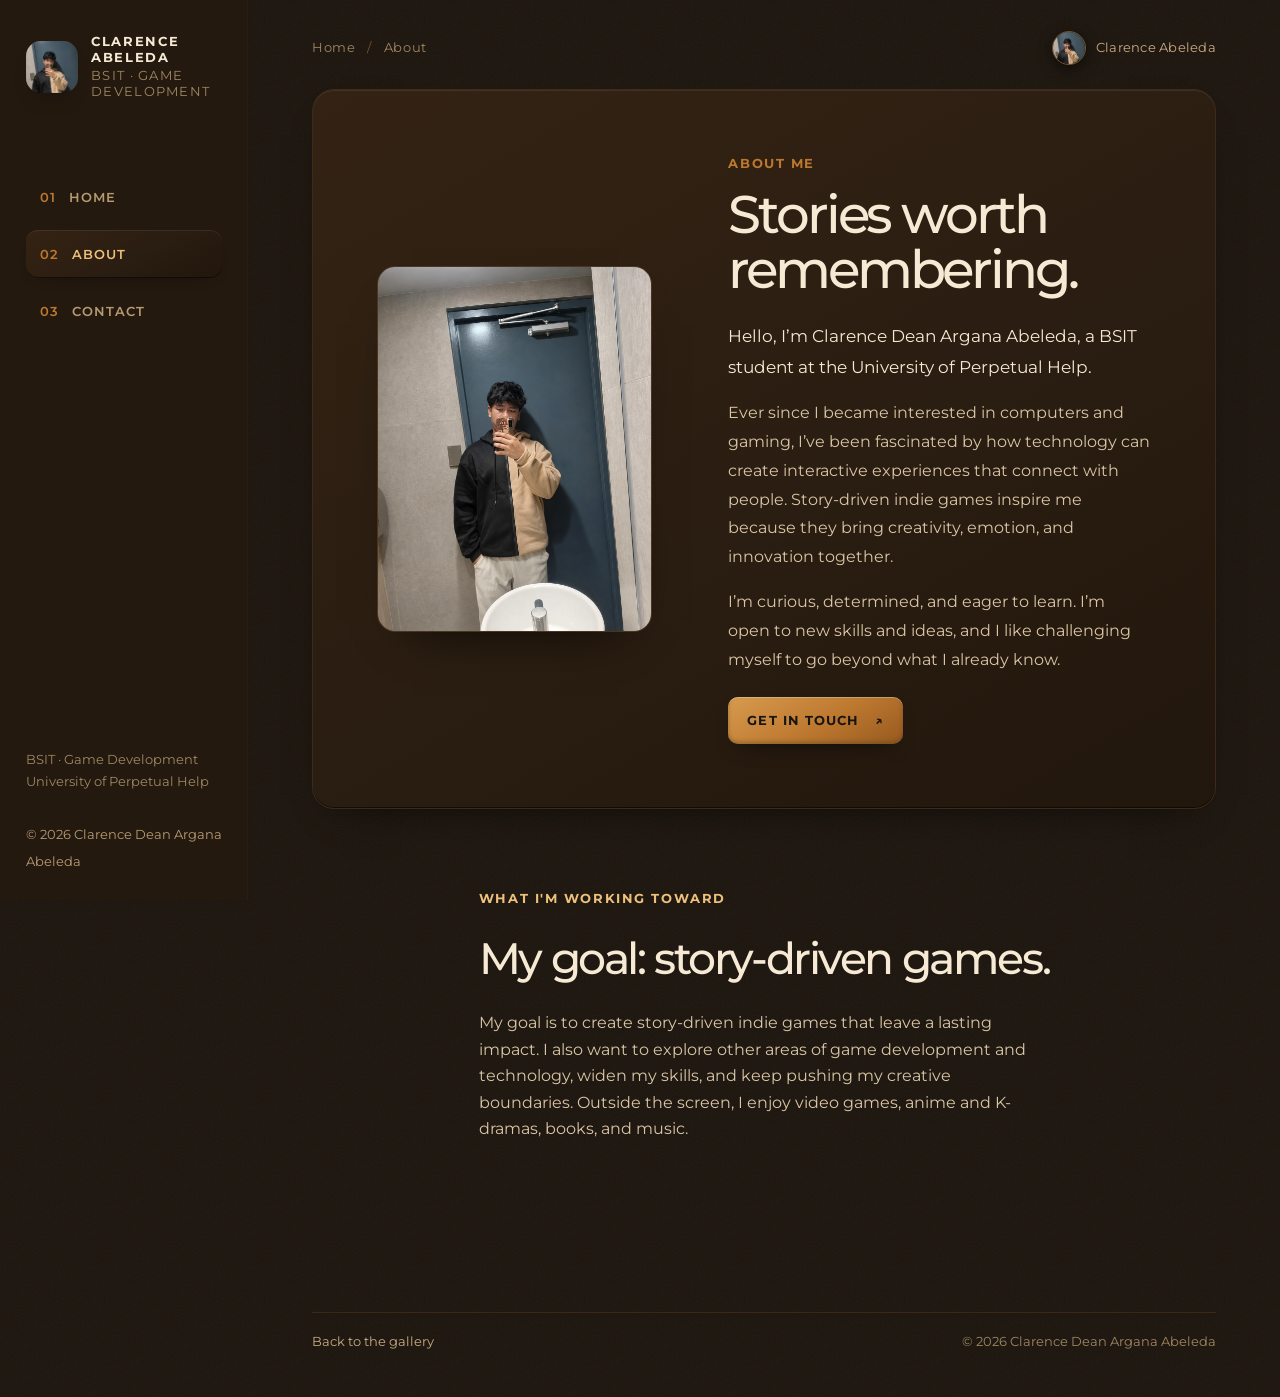
<file: about/index.html>
<!doctype html>
<html lang="en">
<head>
  <meta charset="utf-8">
  <meta name="viewport" content="width=device-width, initial-scale=1">
  <meta name="theme-color" content="#1b130c">
  <meta name="description" content="About Clarence Dean Argana Abeleda, a BSIT student interested in technology, computers, and game development.">
  <meta property="og:type" content="website">
  <meta property="og:url" content="https://unorfl.github.io/ClarenceDeanPortfolio/about/">
  <meta property="og:title" content="About — Clarence Dean Argana Abeleda">
  <meta property="og:description" content="Clarence Dean Argana Abeleda — BSIT student and aspiring indie game developer.">
  <meta property="og:image" content="https://unorfl.github.io/ClarenceDeanPortfolio/assets/images/clarence-portrait.jpg">
  <meta property="og:image:alt" content="Portrait of Clarence Dean Argana Abeleda">
  <meta name="twitter:card" content="summary_large_image">
  <meta name="twitter:image" content="https://unorfl.github.io/ClarenceDeanPortfolio/assets/images/clarence-portrait.jpg">
  <title>About — Clarence Dean Argana Abeleda</title>
  <link rel="icon" href="../assets/images/favicon.svg" type="image/svg+xml">
  <link rel="preconnect" href="https://fonts.googleapis.com">
  <link rel="preconnect" href="https://fonts.gstatic.com" crossorigin>
  <link href="https://fonts.googleapis.com/css2?family=Montserrat:wght@400;500;600;700&display=swap" rel="stylesheet">
  <link rel="stylesheet" href="../assets/css/site.css?v=amber-template-1">
</head>
<body>
  <a class="skip-link" href="#main">Skip to content</a>
  <div class="layout">
    <aside class="sidebar">
      <div class="sidebar-top">
        <a class="brand" href="../home/" aria-label="Clarence Abeleda, gallery home"><span class="brand-mark"><img class="brand-avatar" src="../assets/images/clarence-avatar.jpg" alt=""></span><span class="brand-copy"><strong>CLARENCE ABELEDA</strong><small>BSIT · GAME DEVELOPMENT</small></span></a>
        <button class="menu-toggle" type="button" aria-expanded="false" aria-controls="site-nav" aria-label="Open navigation"><span></span><span></span></button>
      </div>
      <nav class="nav" id="site-nav" aria-label="Main navigation">
        <a class="nav-link" href="../home/"><span class="nav-number">01</span> Home</a>
        <a class="nav-link active" href="../about/" aria-current="page"><span class="nav-number">02</span> About</a>
        <a class="nav-link" href="../contact/"><span class="nav-number">03</span> Contact</a>
      </nav>
      <div class="sidebar-bottom"><p class="sidebar-note">BSIT · Game Development<br>University of Perpetual Help</p><span class="sidebar-copyright">© 2026 Clarence Dean Argana Abeleda</span></div>
    </aside>
    <main id="main" class="main-content page-main">
      <header class="topline"><span class="breadcrumb"><a href="../home/">Home</a> <span>/</span> About</span><a class="top-profile" href="../about/" aria-label="About Clarence Dean Argana Abeleda"><img src="../assets/images/clarence-avatar.jpg" alt=""><span>Clarence Abeleda</span></a></header>
      <section class="about-hero clay-panel" data-reveal>
        <figure class="about-visual">
          <img src="../assets/images/clarence-portrait.jpg" alt="Portrait of Clarence Dean Argana Abeleda" loading="eager">
        </figure>
        <div class="about-copy" data-reveal>
          <p class="eyebrow">ABOUT ME</p>
          <h1>Stories worth remembering.</h1>
          <p class="about-lede">Hello, I’m Clarence Dean Argana Abeleda, a BSIT student at the University of Perpetual Help.</p>
          <p>Ever since I became interested in computers and gaming, I’ve been fascinated by how technology can create interactive experiences that connect with people. Story-driven indie games inspire me because they bring creativity, emotion, and innovation together.</p>
          <p>I’m curious, determined, and eager to learn. I’m open to new skills and ideas, and I like challenging myself to go beyond what I already know.</p>
          <a class="button button-gold" href="../contact/">Get in touch <span aria-hidden="true">↗</span></a>
        </div>
      </section>
      <section class="about-note" data-reveal>
        <p class="eyebrow">WHAT I'M WORKING TOWARD</p>
        <h2>My goal: story-driven games.</h2>
        <p>My goal is to create story-driven indie games that leave a lasting impact. I also want to explore other areas of game development and technology, widen my skills, and keep pushing my creative boundaries. Outside the screen, I enjoy video games, anime and K-dramas, books, and music.</p>
      </section>
      <footer class="site-footer"><a class="footer-name" href="../home/">Back to the gallery</a><p>© 2026 Clarence Dean Argana Abeleda</p></footer>
    </main>
  </div>
  <script src="../assets/js/site.js" defer></script>
</body>
</html>
</file>
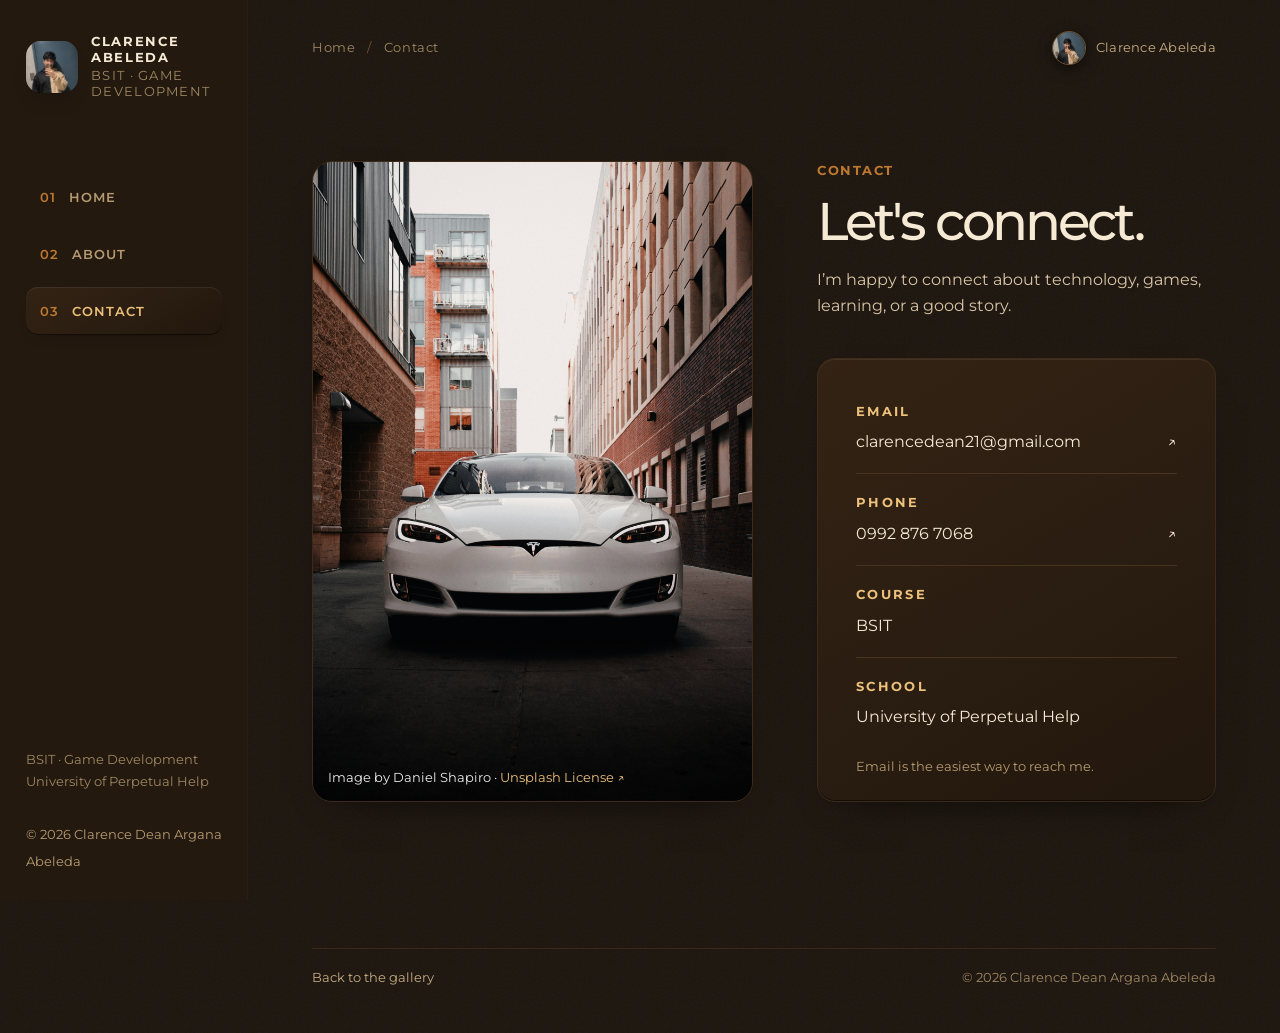
<file: contact/index.html>
<!doctype html>
<html lang="en">
<head>
  <meta charset="utf-8">
  <meta name="viewport" content="width=device-width, initial-scale=1">
  <meta name="theme-color" content="#1b130c">
  <meta name="description" content="Contact Clarence Dean Argana Abeleda about game development, technology, or opportunities.">
  <meta property="og:type" content="website">
  <meta property="og:url" content="https://unorfl.github.io/ClarenceDeanPortfolio/contact/">
  <meta property="og:title" content="Contact — Clarence Dean Argana Abeleda">
  <meta property="og:description" content="Clarence Dean Argana Abeleda — BSIT student and aspiring indie game developer.">
  <meta property="og:image" content="https://unorfl.github.io/ClarenceDeanPortfolio/assets/images/clarence-portrait.jpg">
  <meta property="og:image:alt" content="Portrait of Clarence Dean Argana Abeleda">
  <meta name="twitter:card" content="summary_large_image">
  <meta name="twitter:image" content="https://unorfl.github.io/ClarenceDeanPortfolio/assets/images/clarence-portrait.jpg">
  <title>Contact — Clarence Dean Argana Abeleda</title>
  <link rel="icon" href="../assets/images/favicon.svg" type="image/svg+xml">
  <link rel="preconnect" href="https://fonts.googleapis.com">
  <link rel="preconnect" href="https://fonts.gstatic.com" crossorigin>
  <link href="https://fonts.googleapis.com/css2?family=Montserrat:wght@400;500;600;700&display=swap" rel="stylesheet">
  <link rel="stylesheet" href="../assets/css/site.css?v=amber-template-1">
</head>
<body>
  <a class="skip-link" href="#main">Skip to content</a>
  <div class="layout">
    <aside class="sidebar">
      <div class="sidebar-top">
        <a class="brand" href="../home/" aria-label="Clarence Abeleda, gallery home"><span class="brand-mark"><img class="brand-avatar" src="../assets/images/clarence-avatar.jpg" alt=""></span><span class="brand-copy"><strong>CLARENCE ABELEDA</strong><small>BSIT · GAME DEVELOPMENT</small></span></a>
        <button class="menu-toggle" type="button" aria-expanded="false" aria-controls="site-nav" aria-label="Open navigation"><span></span><span></span></button>
      </div>
      <nav class="nav" id="site-nav" aria-label="Main navigation">
        <a class="nav-link" href="../home/"><span class="nav-number">01</span> Home</a>
        <a class="nav-link" href="../about/"><span class="nav-number">02</span> About</a>
        <a class="nav-link active" href="../contact/" aria-current="page"><span class="nav-number">03</span> Contact</a>
      </nav>
      <div class="sidebar-bottom"><p class="sidebar-note">BSIT · Game Development<br>University of Perpetual Help</p><span class="sidebar-copyright">© 2026 Clarence Dean Argana Abeleda</span></div>
    </aside>
    <main id="main" class="main-content page-main">
      <header class="topline"><span class="breadcrumb"><a href="../home/">Home</a> <span>/</span> Contact</span><a class="top-profile" href="../about/" aria-label="About Clarence Dean Argana Abeleda"><img src="../assets/images/clarence-avatar.jpg" alt=""><span>Clarence Abeleda</span></a></header>
      <section class="contact-wrap">
        <figure class="contact-visual clay-panel" data-reveal>
          <img src="../assets/images/tesla-06.jpg" alt="A white Tesla Model S framed by tall city buildings." loading="eager">
          <figcaption>Image by Daniel Shapiro · <a href="https://unsplash.com/pt-br/fotografias/um-tesla-preto-estacionado-em-um-estacionamento-JAQLPuJYAs8" target="_blank" rel="noreferrer">Unsplash License ↗</a></figcaption>
        </figure>
        <div class="contact-content">
          <div class="contact-intro" data-reveal>
            <p class="eyebrow">CONTACT</p>
            <h1>Let's connect.</h1>
            <p>I’m happy to connect about technology, games, learning, or a good story.</p>
          </div>
          <div class="contact-card clay-panel" data-reveal>
          <div class="contact-row"><span class="contact-label">EMAIL</span><a href="mailto:clarencedean21@gmail.com">clarencedean21@gmail.com <span aria-hidden="true">↗</span></a></div>
          <div class="contact-row"><span class="contact-label">PHONE</span><a href="tel:+639928767068">0992 876 7068 <span aria-hidden="true">↗</span></a></div>
          <div class="contact-row"><span class="contact-label">COURSE</span><span>BSIT</span></div>
          <div class="contact-row"><span class="contact-label">SCHOOL</span><span>University of Perpetual Help</span></div>
          <p class="contact-hint">Email is the easiest way to reach me.</p>
          </div>
        </div>
      </section>
      <footer class="site-footer"><a class="footer-name" href="../home/">Back to the gallery</a><p>© 2026 Clarence Dean Argana Abeleda</p></footer>
    </main>
  </div>
  <script src="../assets/js/site.js" defer></script>
</body>
</html>
</file>
<file: assets/css/site.css>
:root {
  color-scheme: dark;
  --bg: #1b130c;
  --side: #24190f;
  --surface: #2a1d11;
  --line: #3b2918;
  --text: #f6ead5;
  --soft: #dac6a6;
  --muted: #b69b72;
  --dim: #9f8762;
  --accent: #bd782f;
  --accent-hi: #edc17b;
  --clay-bg: linear-gradient(150deg, #342314 0%, #2a1d11 55%, #22170d 100%);
  --clay-shadow: inset 0 1px 0 rgba(255,255,255,.07), inset 0 -1px 0 rgba(0,0,0,.55), 0 18px 40px -28px rgba(0,0,0,.9);
  --clay-gold: linear-gradient(150deg, #d79b4e 0%, #bd782f 55%, #97591f 100%);
  --ease: cubic-bezier(.2,.7,.2,1);
  --gutter: clamp(22px, 5vw, 76px);
}

* { box-sizing: border-box; }
html { min-width: 320px; scroll-behavior: smooth; background: var(--bg); }
body {
  min-width: 320px;
  margin: 0;
  color: var(--text);
  background-color: var(--bg);
  background-image: url("data:image/svg+xml,%3Csvg xmlns='http://www.w3.org/2000/svg' width='160' height='160'%3E%3Cfilter id='n'%3E%3CfeTurbulence type='fractalNoise' baseFrequency='.9' numOctaves='2' stitchTiles='stitch'/%3E%3CfeColorMatrix values='0 0 0 0 1 0 0 0 0 1 0 0 0 0 1 0 0 0 .045 0'/%3E%3C/filter%3E%3Crect width='100%25' height='100%25' filter='url(%23n)'/%3E%3C/svg%3E");
  font-family: Montserrat, system-ui, sans-serif;
  font-size: 16px;
  line-height: 1.65;
  -webkit-font-smoothing: antialiased;
}
a { color: inherit; text-decoration: none; }
button { color: inherit; font: inherit; }
img { display: block; max-width: 100%; }
::selection { color: var(--bg); background: var(--accent-hi); }
:focus-visible { outline: 2px solid var(--accent-hi); outline-offset: 4px; }
.skip-link { position: fixed; z-index: 1000; top: 12px; left: 12px; padding: 10px 15px; transform: translateY(-160%); background: var(--accent-hi); color: #171512; border-radius: 8px; }
.skip-link:focus { transform: translateY(0); }

/* The shared frame, warm-metal accent and soft clay surfaces follow Carl's visual reference. */
.layout { min-height: 100vh; }
.sidebar {
  position: fixed;
  inset: 0 auto 0 0;
  z-index: 20;
  width: 248px;
  display: flex;
  flex-direction: column;
  padding: 34px 26px 26px;
  background: var(--side);
  box-shadow: inset -1px 0 0 rgba(255,255,255,.025);
}
.brand { display: flex; align-items: center; gap: 13px; min-width: 0; }
.brand-mark {
  width: 52px; height: 52px; flex: 0 0 auto;
  display: grid; place-items: center;
  border-radius: 15px;
  color: var(--accent-hi);
  background: var(--clay-bg);
  box-shadow: inset 0 1px 0 rgba(255,255,255,.17), inset 0 -5px 8px rgba(0,0,0,.36), 0 11px 23px -16px #000;
  font-size: 15px; font-weight: 700; letter-spacing: -.06em;
}
.brand-copy { display: grid; gap: 3px; line-height: 1.2; }
.brand-copy strong { font-size: 13px; letter-spacing: .13em; }
.brand-copy small { color: var(--dim); font-size: 13px; letter-spacing: .1em; }
.nav { display: grid; gap: 9px; margin-top: 74px; }
.nav-link {
  display: flex; align-items: center; gap: 13px;
  min-height: 48px; padding: 0 14px;
  color: var(--muted); border-radius: 12px;
  font-size: 13px; font-weight: 600; letter-spacing: .08em; text-transform: uppercase;
  transition: color .2s ease, background .2s ease, transform .2s ease, box-shadow .2s ease;
}
.nav-link:hover { color: var(--text); background: #222; transform: translateX(2px); }
.nav-link.active { color: var(--accent-hi); background: var(--clay-bg); box-shadow: inset 0 1px 0 rgba(255,255,255,.07), inset 0 -1px 0 rgba(0,0,0,.55), 0 7px 18px -15px #000; }
.nav-number { color: var(--accent); font-size: 13px; letter-spacing: .08em; }
.sidebar-bottom { margin-top: auto; }
.sidebar-note { margin: 0 0 28px; color: var(--dim); font-size: 13px; line-height: 1.75; }
.sidebar-copyright { color: #b69b72; font-size: 13px; }
.menu-toggle { display: none; }

.main-content { max-width: 1800px; min-width: 0; margin-left: 248px; padding: 31px var(--gutter) 44px; }
.topline { display: flex; justify-content: space-between; align-items: center; gap: 18px; margin-bottom: 24px; min-height: 22px; color: var(--dim); font-size: 13px; letter-spacing: .05em; }
.breadcrumb span { padding: 0 8px; color: #74532d; }
.breadcrumb a:hover { color: var(--accent-hi); }
.topline-note { color: #8b8b8b; }
.clay-panel { background: var(--clay-bg); border: 1px solid #3d2a18; box-shadow: var(--clay-shadow); }

.hero { min-height: min(65vh, 610px); position: relative; display: flex; align-items: end; overflow: hidden; border-radius: 23px; isolation: isolate; }
.hero-image { position: absolute; z-index: -2; inset: 0; width: 100%; height: 100%; object-fit: cover; object-position: center 46%; }
.hero-shade { position: absolute; z-index: -1; inset: 0; background: linear-gradient(90deg, rgba(8,8,8,.89) 0%, rgba(8,8,8,.63) 42%, rgba(8,8,8,.1) 100%), linear-gradient(0deg, rgba(8,8,8,.55), transparent 55%); }
.hero-copy { max-width: 720px; padding: clamp(30px, 5.5vw, 78px); }
.eyebrow { margin: 0 0 13px; color: var(--accent-hi); font-size: 13px; font-weight: 700; letter-spacing: .12em; line-height: 1.5; }
.hero h1 { max-width: none; margin: 0; font-size: clamp(44px, 5.2vw, 72px); font-weight: 500; letter-spacing: -.065em; line-height: .99; white-space: nowrap; }
.hero-subtitle { max-width: 440px; margin: 20px 0 25px; color: #d2d2d2; font-size: clamp(16px, 1.35vw, 18px); }
.button { min-height: 47px; display: inline-flex; align-items: center; justify-content: center; gap: 16px; padding: 0 19px; border: 0; border-radius: 10px; font-size: 13px; font-weight: 700; letter-spacing: .08em; text-transform: uppercase; transition: transform .2s var(--ease), box-shadow .2s ease, filter .2s ease; }
.button:hover { transform: translateY(-2px); filter: brightness(1.06); }
.button-gold { color: #171512; background: var(--clay-gold); box-shadow: inset 0 1px 0 rgba(255,255,255,.3), inset 0 -2px 4px rgba(72,59,38,.42), 0 10px 24px -15px #000; }
.hero-credit { position: absolute; right: 20px; bottom: 18px; color: #dedede; font-size: 13px; }
.hero-credit:hover { color: white; }

.gallery-section { padding-top: clamp(66px, 8vw, 108px); }
.section-heading { display: grid; grid-template-columns: minmax(0,1fr) minmax(240px,.72fr); align-items: end; gap: 38px; margin-bottom: 28px; }
.section-heading .eyebrow { color: var(--accent); }
.section-heading h2, .about-copy h1, .contact-intro h1 { margin: 0; font-size: clamp(34px, 4.15vw, 57px); font-weight: 500; letter-spacing: -.06em; line-height: 1.04; text-wrap: balance; }
.section-intro { max-width: 420px; margin: 0 0 3px; color: var(--soft); font-size: 16px; line-height: 1.7; }
.filters { display: flex; flex-wrap: wrap; gap: 9px; margin: 0 0 24px; }
.filter-button { display: inline-flex; align-items: center; gap: 10px; min-height: 39px; padding: 0 14px; border: 1px solid #4a351f; border-radius: 11px; color: #cfb28a; background: var(--clay-bg); box-shadow: inset 0 1px 0 rgba(255,255,255,.06), 0 5px 13px -12px #000; font-size: 13px; font-weight: 600; cursor: pointer; transition: border-color .18s, color .18s, transform .18s, background .18s; }
.filter-button span { color: #b69b72; font-size: 13px; }
.filter-button:hover { transform: translateY(-1px); color: var(--text); border-color: #574f41; }
.filter-button.active { color: #171512; border-color: transparent; background: var(--clay-gold); box-shadow: inset 0 1px 0 rgba(255,255,255,.28), inset 0 -2px 4px rgba(72,59,38,.3), 0 7px 17px -12px #000; }
.filter-button.active span { color: #352f25; }
.gallery-grid { display: grid; grid-template-columns: repeat(3, minmax(0,1fr)); grid-auto-rows: minmax(175px, 18vw); grid-auto-flow: dense; gap: 16px; }
.gallery-item { position: relative; min-width: 0; min-height: 195px; overflow: hidden; padding: 0; border: 1px solid #49331e; border-radius: 18px; background: var(--clay-bg); box-shadow: inset 0 1px 0 rgba(255,255,255,.07), 0 13px 30px -22px #000; cursor: zoom-in; text-align: left; isolation: isolate; transition: transform .28s var(--ease), border-color .25s ease, box-shadow .25s ease; }
.gallery-item:hover { z-index: 1; transform: translateY(-3px); border-color: #645742; box-shadow: inset 0 1px 0 rgba(255,255,255,.11), 0 18px 36px -23px #000; }
.gallery-item img { position: absolute; inset: 0; width: 100%; height: 100%; object-fit: cover; transition: transform .55s var(--ease), filter .3s ease; }
.gallery-item:hover img { transform: scale(1.045); }
.gallery-item::after { content: ""; position: absolute; inset: 42% 0 0; z-index: 0; pointer-events: none; background: linear-gradient(transparent, rgba(8,8,8,.83)); opacity: .93; }
.item-wide { grid-column: span 2; }
.item-tall { grid-row: span 2; }
.image-open { position: absolute; z-index: 1; top: 13px; right: 13px; width: 31px; height: 31px; display: grid; place-items: center; border: 1px solid rgba(255,255,255,.18); border-radius: 10px; color: white; background: rgba(18,18,18,.86); opacity: 0; transform: translateY(4px); transition: opacity .2s, transform .2s; }
.gallery-item:hover .image-open, .gallery-item:focus-visible .image-open { opacity: 1; transform: none; }
.image-caption { position: absolute; z-index: 1; inset: auto 17px 14px; display: grid; gap: 2px; }
.image-caption strong { color: #f3f3f3; font-size: 13px; font-weight: 600; }
.image-caption small { color: #dedede; font-size: 13px; }
.gallery-item[hidden] { display: none; }
.gallery-footnote { margin: 21px 0 0; color: #b69b72; font-size: 13px; }
.site-footer { display: flex; justify-content: space-between; gap: 18px; align-items: center; margin-top: 74px; padding-top: 18px; border-top: 1px solid #3b2918; color: #9f8762; font-size: 13px; }
.site-footer p { margin: 0; }
.footer-name { color: #c7ac82; }
.footer-name:hover { color: var(--accent-hi); }

.page-main { min-height: 100vh; display: flex; flex-direction: column; }
.about-hero { display: grid; grid-template-columns: minmax(200px,.65fr) minmax(0,1fr); gap: clamp(32px, 6vw, 86px); align-items: center; min-height: 560px; padding: clamp(32px, 5vw, 72px); border-radius: 22px; }
.about-visual { width: min(100%, 360px); margin: auto; overflow: hidden; border: 1px solid #4b351f; border-radius: 18px; background: #291c10; box-shadow: inset 0 1px 0 rgba(255,255,255,.08), 0 24px 50px -34px #000; }
.about-visual img { display: block; width: 100%; height: auto; }
.contact-visual::after { content: ""; position: absolute; inset: 55% 0 0; background: linear-gradient(transparent, rgba(0,0,0,.78)); pointer-events: none; }
.about-visual figcaption, .contact-visual figcaption { position: absolute; z-index: 1; right: 15px; bottom: 13px; left: 15px; color: #eee; font-size: 13px; }
.about-visual a, .contact-visual a { color: var(--accent-hi); }
.about-copy { max-width: 690px; }
.about-copy .eyebrow, .contact-intro .eyebrow { color: var(--accent); }
.about-copy h1 { margin-bottom: 24px; }
.about-copy p:not(.eyebrow) { max-width: 630px; color: var(--soft); font-size: 16px; line-height: 1.8; }
.about-copy .about-lede { color: var(--text) !important; font-size: 17px !important; }
.about-copy .button { margin-top: 7px; }
.about-note { max-width: 720px; margin: auto; padding: 80px 0; }
.about-note h2 { margin: 0 0 12px; font-size: clamp(29px, 3.5vw, 44px); font-weight: 500; letter-spacing: -.055em; }
.about-note p:last-child { max-width: 560px; color: var(--soft); }
.contact-wrap { display: grid; grid-template-columns: minmax(0,1.05fr) minmax(320px,.95fr); gap: clamp(28px, 5vw, 70px); align-items: stretch; margin: clamp(38px, 8vh, 90px) auto; width: min(100%, 1100px); }
.contact-visual { position: relative; min-height: min(70vh, 680px); margin: 0; overflow: hidden; border-radius: 20px; background: #291c10; }
.contact-visual img { position: absolute; inset: 0; width: 100%; height: 100%; object-fit: cover; }
.contact-content { display: flex; flex-direction: column; justify-content: center; gap: 22px; }
.contact-intro { padding-top: 0; }
.contact-intro h1 { margin-bottom: 18px; }
.contact-intro > p:last-child { max-width: 440px; color: var(--soft); }
.contact-card { padding: 24px clamp(22px,3vw,38px); border-radius: 18px; }
.contact-row { display: grid; gap: 7px; padding: 18px 0; border-bottom: 1px solid #48331e; }
.contact-row:last-of-type { border-bottom: 0; }
.contact-label { color: var(--accent-hi); font-size: 13px; font-weight: 700; letter-spacing: .18em; }
.contact-row a, .contact-row > span:last-child { color: var(--text); font-size: clamp(13px,1.4vw,16px); overflow-wrap: anywhere; }
.contact-row a { display: flex; justify-content: space-between; gap: 12px; }
.contact-row a:hover { color: var(--accent-hi); }
.contact-hint { margin: 7px 0 0; color: #b69b72; font-size: 13px; }

.lightbox { position: fixed; inset: 0; width: min(94vw, 1320px); max-width: none; max-height: 94svh; padding: 48px 68px 30px; overflow: visible; border: 1px solid #4a351f; border-radius: 20px; color: var(--text); background: #171717; box-shadow: 0 30px 100px #000b; }
.lightbox::backdrop { background: rgba(0,0,0,.84); }
.lightbox figure { display: grid; place-items: center; gap: 15px; height: 100%; margin: 0; }
.lightbox figure img { width: 100%; height: min(74svh, 880px); object-fit: contain; }
.lightbox figcaption { width: 100%; display: flex; justify-content: space-between; align-items: center; gap: 18px; color: #efddc0; font-size: 13px; }
.lightbox-source { color: var(--accent-hi); }
.lightbox-close, .lightbox-nav { position: absolute; z-index: 2; display: grid; place-items: center; border: 1px solid #5a4228; border-radius: 12px; background: var(--clay-bg); box-shadow: inset 0 1px 0 rgba(255,255,255,.08), 0 8px 20px -15px #000; cursor: pointer; transition: transform .18s, color .18s, border-color .18s; }
.lightbox-close:hover, .lightbox-nav:hover { transform: translateY(-2px); color: var(--accent-hi); border-color: var(--accent); }
.lightbox-close { top: 14px; right: 14px; width: 39px; height: 39px; font-size: 26px; line-height: 1; }
.lightbox-nav { top: 50%; width: 42px; height: 42px; font-size: 18px; }
.lightbox-nav.previous { left: 13px; }
.lightbox-nav.next { right: 13px; }

@view-transition { navigation: auto; }
::view-transition-old(root) { animation: page-out .2s ease both; }
::view-transition-new(root) { animation: page-in .32s var(--ease) both; }
@keyframes page-out { to { opacity: 0; transform: translateY(-6px); } }
@keyframes page-in { from { opacity: 0; transform: translateY(9px); } to { opacity: 1; transform: none; } }
.fallback-vt main { animation: page-in .3s var(--ease) both; }
.fallback-vt.leaving main { animation: page-out .2s ease both; }

/* Carl's portrait anchors the navigation, About page, and shared link preview. */
.brand-mark { overflow: hidden; padding: 0; }
.brand-avatar { width: 100%; height: 100%; object-fit: cover; object-position: 50% 43%; }
.top-profile { display: inline-flex; align-items: center; gap: 10px; color: #c7ac82; font-size: 13px; letter-spacing: .02em; transition: color .2s ease, transform .2s ease; }
.top-profile:hover { color: var(--accent-hi); transform: translateY(-1px); }
.top-profile img { width: 34px; height: 34px; border: 1px solid #70512e; border-radius: 50%; object-fit: cover; object-position: 50% 43%; box-shadow: 0 4px 13px #0008; }
@media (max-width: 720px) {
  .brand-avatar { object-position: 50% 43%; }
  .topline { gap: 10px; }
  .top-profile { gap: 0; }
  .top-profile span { display: none; }
  .top-profile img { width: 34px; height: 34px; }
}

/* Quiet entrances echo the page change and keep the photo gallery from arriving all at once. */
.has-js [data-reveal] { opacity: 0; transform: translateY(16px); transition: opacity .55s var(--ease), transform .55s var(--ease); }
.has-js [data-reveal].revealed { opacity: 1; transform: none; }
.has-js .hero-image { animation: hero-picture 8s var(--ease) both; }
@keyframes hero-picture { from { transform: scale(1.045); } to { transform: scale(1); } }

@media (min-width: 1600px) { .gallery-grid { grid-auto-rows: 250px; } }
@media (max-width: 1050px) {
  .sidebar { width: 215px; padding-inline: 20px; }
  .main-content { margin-left: 215px; }
  .hero h1 { font-size: clamp(32px, 4.4vw, 46px); }
  .gallery-grid { grid-template-columns: repeat(2,minmax(0,1fr)); grid-auto-rows: minmax(190px, 25vw); }
  .item-wide { grid-column: span 2; }
  .item-tall { grid-row: span 1; }
  .about-hero { grid-template-columns: minmax(160px,.5fr) minmax(0,1fr); gap: 36px; }
  .about-hero { grid-template-columns: 1fr; align-items: start; gap: 0; }
  .about-hero .about-visual { width: min(100%, 440px); margin: 0 auto 40px; }
  .about-hero .about-copy { width: min(100%, 700px); margin-inline: auto; }
  .contact-wrap { grid-template-columns: minmax(0,1fr) minmax(0,1fr); gap: 28px; }
  .contact-visual { min-height: 560px; }
}
@media (max-width: 720px) {
  .sidebar { position: sticky; inset: 0 0 auto; width: auto; height: auto; padding: 12px 18px; }
  .sidebar-top { display: flex; align-items: center; justify-content: space-between; gap: 16px; }
  .brand-mark { width: 43px; height: 43px; border-radius: 13px; }
  .brand-copy strong { font-size: 13px; }
  .brand-copy small { font-size: 13px; }
  .menu-toggle { width: 43px; height: 43px; display: grid; align-content: center; justify-items: center; gap: 5px; border: 1px solid #49331e; border-radius: 12px; background: var(--clay-bg); box-shadow: inset 0 1px 0 rgba(255,255,255,.08), 0 6px 15px -12px #000; }
  .menu-toggle span { width: 17px; height: 1px; background: var(--accent-hi); transition: transform .2s; }
  .menu-toggle[aria-expanded="true"] span:first-child { transform: translateY(3px) rotate(45deg); }
  .menu-toggle[aria-expanded="true"] span:last-child { transform: translateY(-3px) rotate(-45deg); }
  .nav { display: none; margin: 13px 0 0; grid-template-columns: repeat(3,minmax(0,1fr)); gap: 7px; }
  .nav.open { display: grid; }
  .nav-link { justify-content: center; gap: 7px; min-height: 42px; padding: 0 6px; font-size: 13px; letter-spacing: .02em; }
  .sidebar-bottom { display: none; }
  .main-content { margin: 0; padding: 17px 18px 30px; }
  .topline { margin-bottom: 15px; font-size: 13px; }
  .topline-note { display: none; }
  .hero { min-height: min(72svh, 620px); border-radius: 18px; }
  .hero-copy { padding: 28px 24px 55px; }
  .hero h1 { font-size: clamp(21px, 6.8vw, 48px); }
  .hero-credit { bottom: 12px; right: 13px; font-size: 13px; }
  .section-heading { grid-template-columns: 1fr; gap: 12px; margin-bottom: 22px; }
  .section-heading h2 { font-size: clamp(33px, 9vw, 46px); }
  .section-intro { max-width: 580px; font-size: 16px; }
  .gallery-section { padding-top: 57px; }
  .filters { gap: 7px; margin-bottom: 17px; }
  .filter-button { min-height: 36px; padding: 0 11px; font-size: 13px; }
  .gallery-grid { grid-template-columns: repeat(2,minmax(0,1fr)); grid-auto-rows: minmax(150px, 43vw); gap: 10px; }
  .gallery-item { min-height: 150px; border-radius: 13px; }
  .gallery-item.item-wide { grid-column: span 2; }
  .gallery-item.item-tall { grid-row: span 1; }
  .image-caption { inset: auto 11px 10px; }
  .image-caption strong { font-size: 13px; }
  .image-caption small { font-size: 13px; }
  .image-open { width: 27px; height: 27px; top: 8px; right: 8px; opacity: 1; transform: none; }
  .site-footer { margin-top: 46px; font-size: 13px; }
  .about-hero { grid-template-columns: 1fr; gap: 28px; min-height: auto; padding: 28px 22px; border-radius: 17px; }
  .about-hero .about-visual { width: min(76vw, 310px); margin-bottom: 0; }
  .about-copy h1, .contact-intro h1 { font-size: clamp(36px,10vw,52px); }
  .about-copy p:not(.eyebrow) { font-size: 16px; }
  .about-note { padding: 55px 0 16px; }
  .contact-wrap { grid-template-columns: 1fr; gap: 24px; margin: 40px auto 36px; }
  .contact-visual { min-height: 0; height: min(88vw, 390px); }
  .contact-content { gap: 18px; }
  .contact-intro { padding: 0; }
  .contact-card { padding: 16px 20px; }
  .lightbox { width: calc(100vw - 20px); padding: 52px 43px 20px; border-radius: 15px; }
  .lightbox figure img { height: min(70svh, 760px); }
  .lightbox-nav { width: 34px; height: 34px; }
  .lightbox-nav.previous { left: 5px; }
  .lightbox-nav.next { right: 5px; }
  .lightbox figcaption { align-items: flex-start; flex-direction: column; gap: 4px; font-size: 13px; }
}
@media (max-width: 390px) {
  .gallery-grid { grid-template-columns: 1fr; grid-auto-rows: 64vw; }
  .gallery-item.item-wide { grid-column: span 1; }
  .filters { gap: 5px; }
  .filter-button { gap: 6px; padding-inline: 9px; }
  .site-footer { align-items: flex-start; flex-direction: column; gap: 4px; }
}
@media (prefers-reduced-motion: reduce) {
  *, *::before, *::after { scroll-behavior: auto !important; animation-duration: .01ms !important; animation-iteration-count: 1 !important; transition-duration: .01ms !important; }
  .has-js [data-reveal] { opacity: 1; transform: none; }
}
</file>
